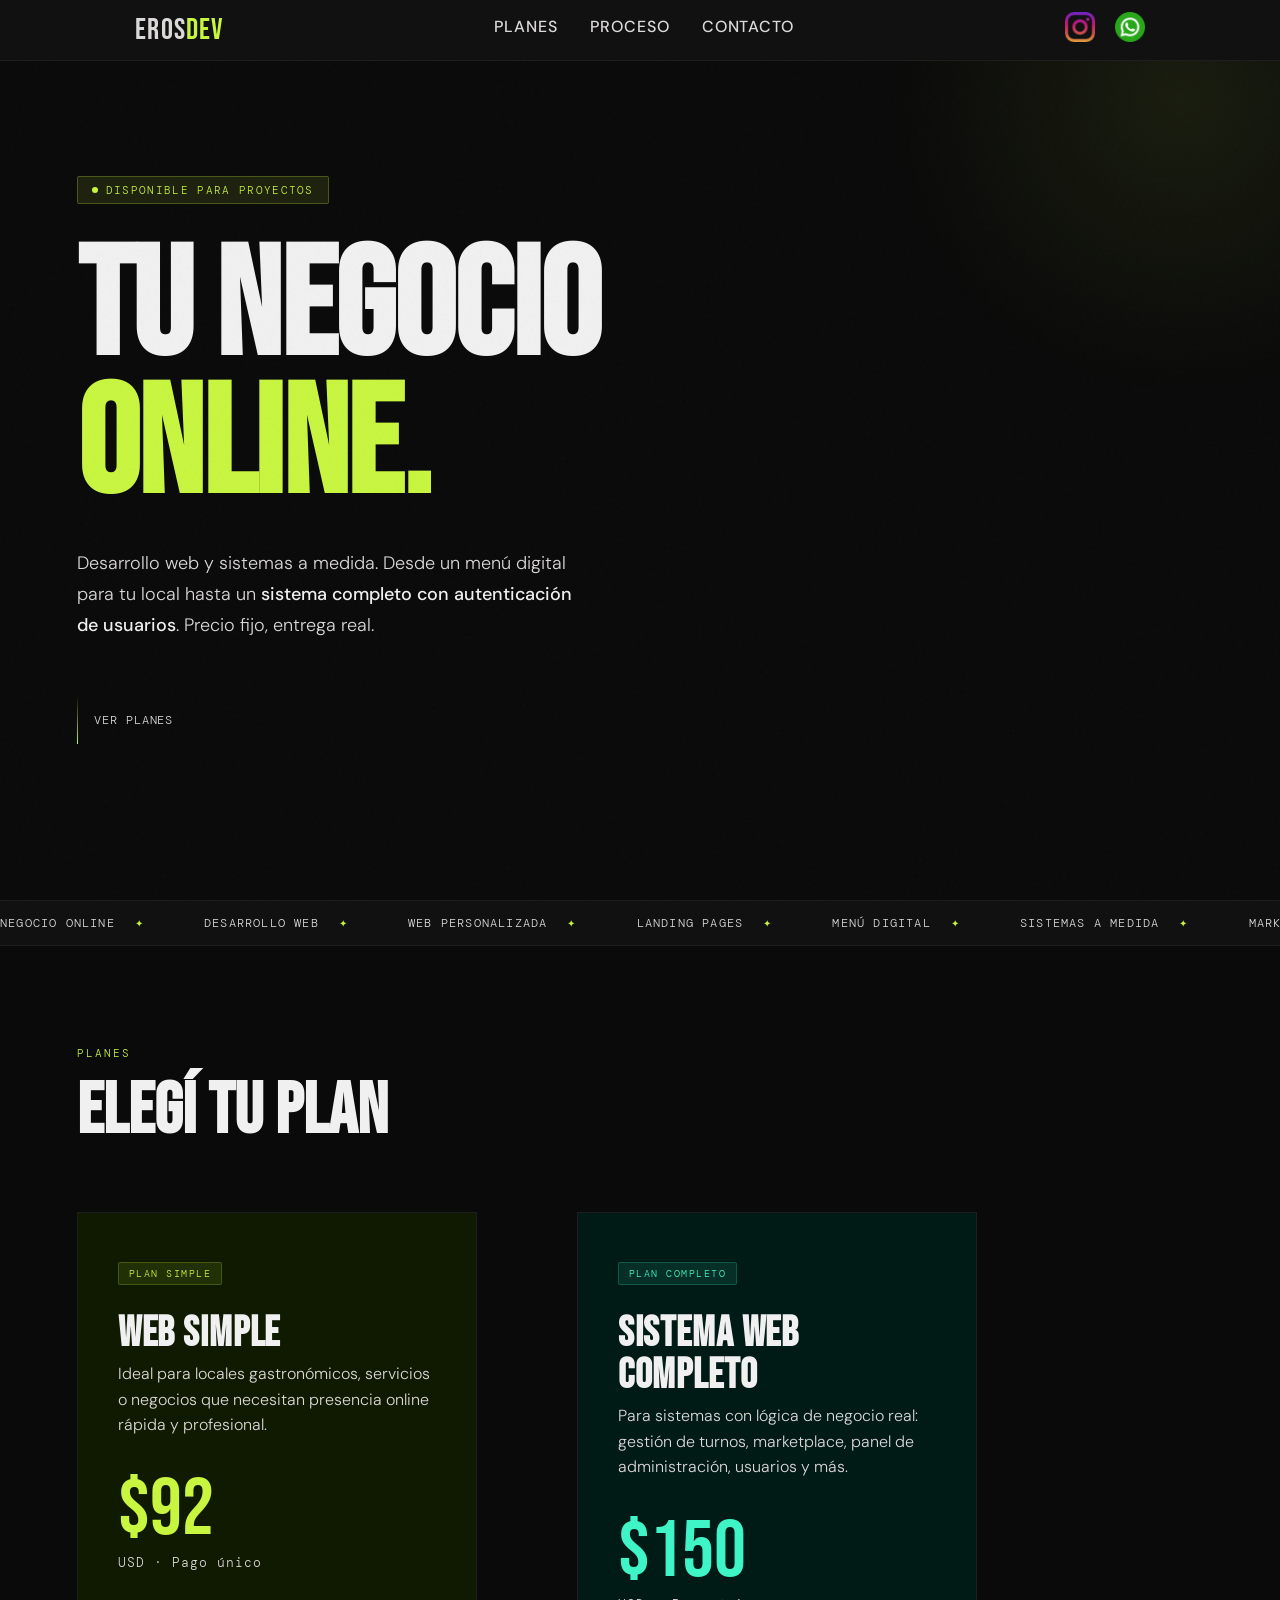
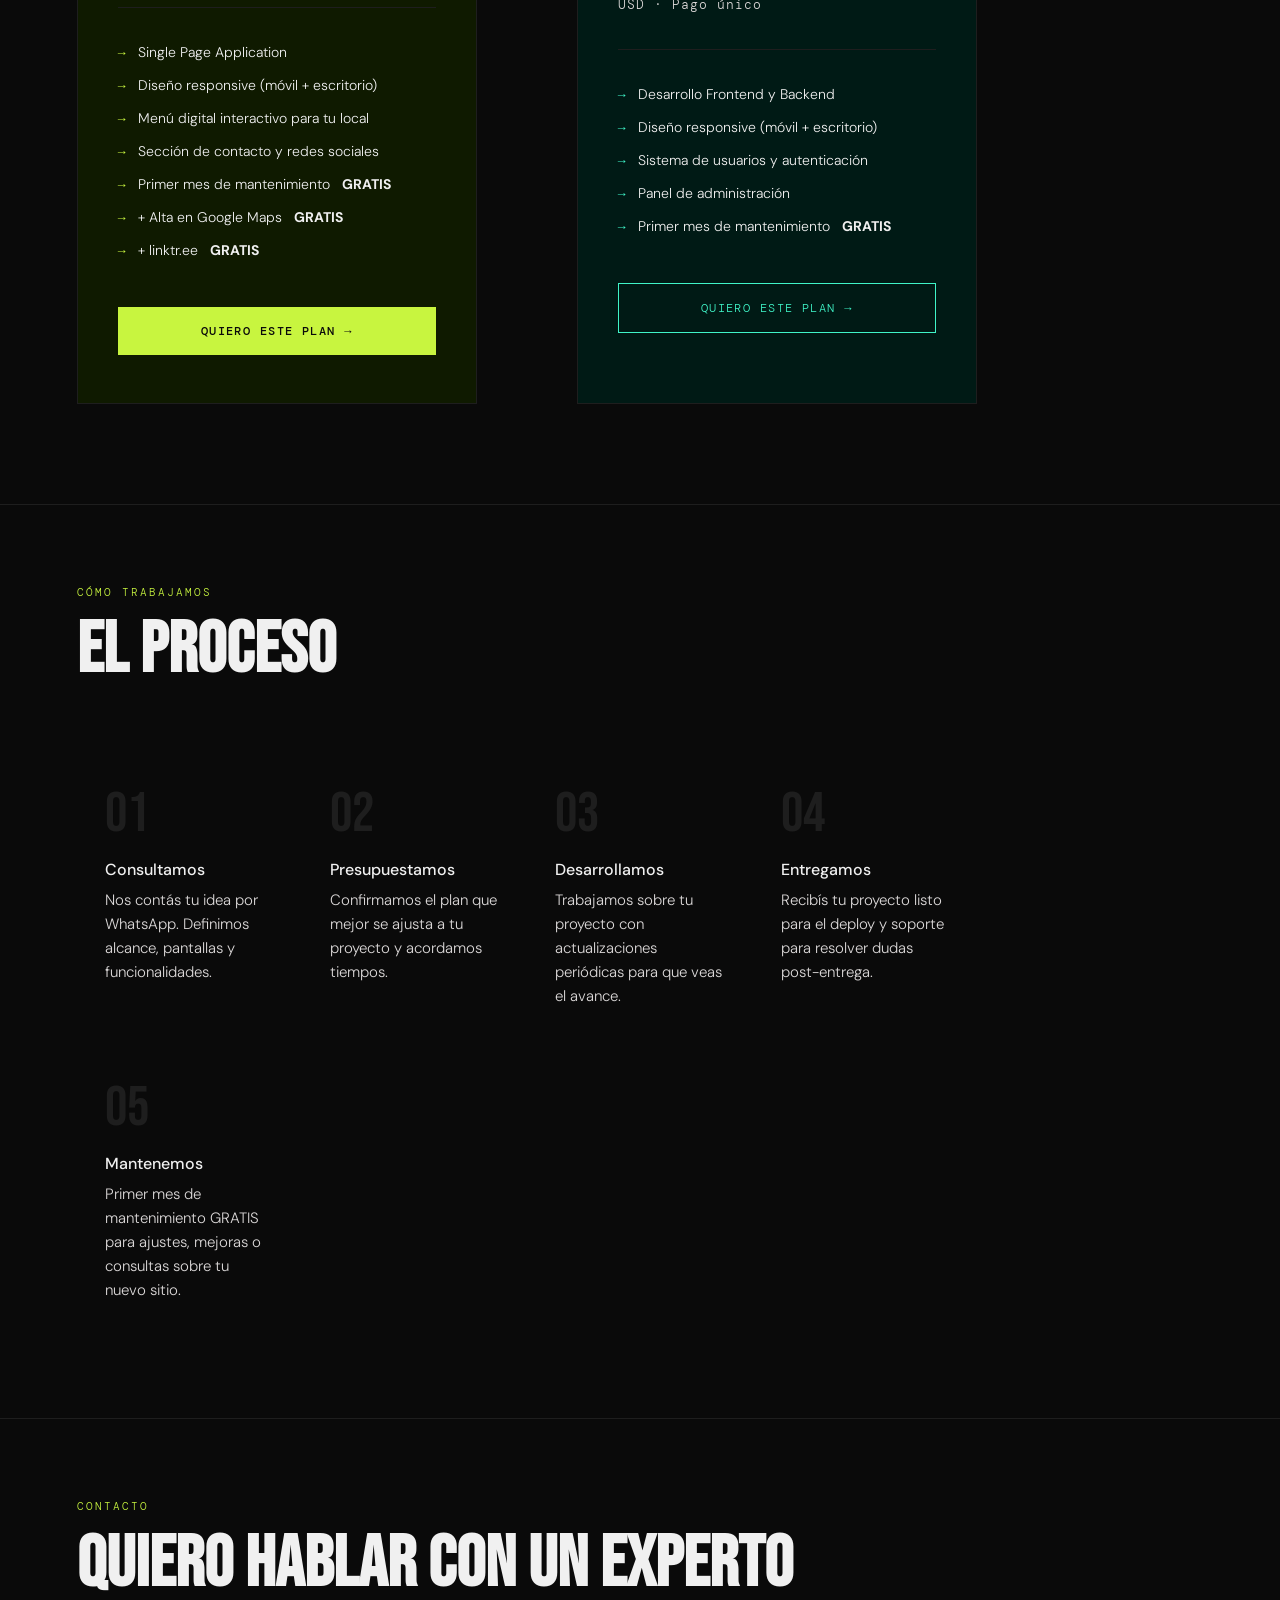
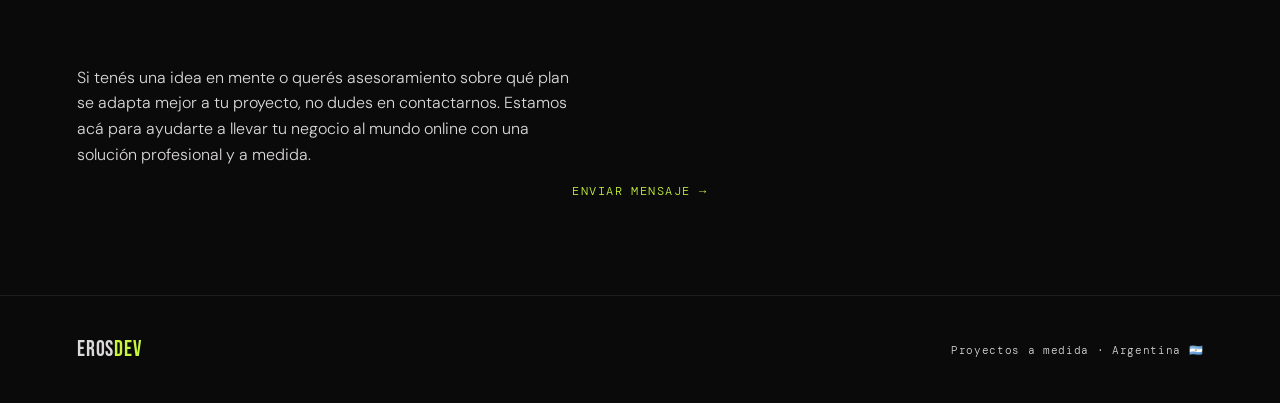
<file: index.html>
<!DOCTYPE html>
<html lang="es">
<head>
<meta charset="UTF-8">
<meta name="viewport" content="width=device-width, initial-scale=1.0">
<title>ErosDev TU NEGOCIO ONLINE</title>
<link href="https://fonts.googleapis.com/css2?family=Bebas+Neue&family=DM+Sans:wght@300;400;500&family=DM+Mono:wght@400;500&display=swap" rel="stylesheet">
<link rel="stylesheet" href="style.css">
<link rel="icon" href="favicon.png">
</head>
<body>

<!-- MENU -->
<div class="menu-wrap">
  <a href="#hero" class="menu-brand" >
  <div class="menu-brand">Eros<span>Dev</span></div>
  </a>
  <div class="menu">
    <a href="#planes" class="menu-item">Planes</a>
    <a href="#proceso" class="menu-item">Proceso</a>
    <a href="#contacto" class="menu-item">Contacto</a>
  </div>
  <div class ="menu-socials">
    <a class="menu-social" href="https://www.instagram.com/erosdev.arg/?utm_source=ig_web_button_share_sheet" target="_blank" rel="noopener">
      <img src="instagram.png" alt="instragram">
    </a>
    <a class="menu-social" href="https://wa.me/541128666809?text=Hola%2C%20quiero%20más%20información%20sobre%20los%20planes.%20%C2%BFPodemos%20hablar%3F" target="_blank" rel="noopener">
      <img src="whatsapp.png" alt="WhatsApp">
    </a>
  </div>
</div>

<!-- HERO -->
<section class="hero" id="hero">
  <p class="badge fade-in">Disponible para proyectos</p>
  <h1 class="fade-in">
    Tu negocio
    <span>online.</span>
  </h1>
  <p class="hero-sub fade-in">
    Desarrollo web y sistemas a medida. Desde un menú digital para tu local
    hasta un <strong>sistema completo con autenticación de usuarios</strong>. Precio fijo, entrega real.
  </p>
  <a class="scroll-cta fade-in" href="#planes" style="text-decoration: none;">Ver planes</a>
</section>

<!-- MARQUEE -->
<div class="marquee-wrap">
  <div class="marquee-track">
    <span class="marquee-item">Negocio Online</span>
    <span class="marquee-item">Desarrollo Web</span>
    <span class="marquee-item">Web Personalizada</span>
    <span class="marquee-item">Landing Pages</span>
    <span class="marquee-item">Menú Digital</span>
    <span class="marquee-item">Sistemas a medida</span>
    <span class="marquee-item">Marketplace</span>
    <span class="marquee-item">Sistema Médico</span>

    <span class="marquee-item">Negocio Online</span>
    <span class="marquee-item">Desarrollo Web</span>
    <span class="marquee-item">Web Personalizada</span>
    <span class="marquee-item">Landing Pages</span>
    <span class="marquee-item">Menú Digital</span>
    <span class="marquee-item">Sistemas a medida</span>
    <span class="marquee-item">Marketplace</span>
    <span class="marquee-item">Sistema Médico</span>
  </div>
</div>

<!-- PLANES -->
<section class="section-planes" id="planes">
  <p class="section-label">Planes</p>
  <h2 class="section-title">Elegí tu plan</h2>

  <div class="plans-grid">

    <!-- PLAN SIMPLE -->
    <div class="plan-card simple">
      <span class="plan-tag">Plan Simple</span>
      <h3 class="plan-name">Web Simple</h3>
      <p class="plan-target">Ideal para locales gastronómicos, servicios o negocios que necesitan presencia online rápida y profesional.</p>
      <div class="plan-price">$92</div>
      <p class="plan-currency">USD · Pago único</p>
      <div class="plan-divider"></div>
      <ul class="plan-features">
        <li>Single Page Application</li>
        <li>Diseño responsive (móvil + escritorio)</li>
        <li>Menú digital interactivo para tu local</li>
        <li>Sección de contacto y redes sociales</li>
        <li>Primer mes de mantenimiento <strong>GRATIS</strong></li>
        <li>+ Alta en Google Maps <strong>GRATIS</strong></li>
        <li>+ linktr.ee <strong>GRATIS</strong></li>
      </ul>
      <a class="plan-cta" href="https://wa.me/541128666809?text=Hola%2C%20me%20interesa%20el%20Plan%20Simple%20%28%2492%20USD%29%20para%20mi%20sitio%20web.%20%C2%BFPodemos%20hablar%3F" target="_blank" rel="noopener">
        Quiero este plan →
      </a>
    </div>

    <!-- PLAN COMPLEJO -->
    <div class="plan-card complex">
      <span class="plan-tag">Plan Completo</span>
      <h3 class="plan-name">Sistema Web Completo</h3>
      <p class="plan-target">Para sistemas con lógica de negocio real: gestión de turnos, marketplace, panel de administración, usuarios y más.</p>
      <div class="plan-price">$150</div>
      <p class="plan-currency">USD · Pago único</p>
      <div class="plan-divider"></div>
      <ul class="plan-features">
        <li>Desarrollo Frontend y Backend</li>
        <li>Diseño responsive (móvil + escritorio)</li>
        <li>Sistema de usuarios y autenticación</li>
        <li>Panel de administración</li>
        <li>Primer mes de mantenimiento <strong>GRATIS</strong></li>
      </ul>
      <a class="plan-cta" href="https://wa.me/541128666809?text=Hola%2C%20me%20interesa%20el%20Plan%20Complejo%20%28%24150%20USD%29%20para%20mi%20sitio%20web.%20%20%C2%BFPodemos%20hablar%3F" target="_blank" rel="noopener">
        Quiero este plan →
      </a>
    </div>

  </div>
</section>

<!-- PROCESO -->
<section class="section-proceso" id="proceso">
  <p class="section-label">Cómo trabajamos</p>
  <h2 class="section-title">El proceso</h2>

  <div class="steps">
    <div class="step">
      <div class="step-num">01</div>
      <p class="step-title">Consultamos</p>
      <p class="step-desc">Nos contás tu idea por WhatsApp. Definimos alcance, pantallas y funcionalidades.</p>
    </div>
    <div class="step">
      <div class="step-num">02</div>
      <p class="step-title">Presupuestamos</p>
      <p class="step-desc">Confirmamos el plan que mejor se ajusta a tu proyecto y acordamos tiempos.</p>
    </div>
    <div class="step">
      <div class="step-num">03</div>
      <p class="step-title">Desarrollamos</p>
      <p class="step-desc">Trabajamos sobre tu proyecto con actualizaciones periódicas para que veas el avance.</p>
    </div>
    <div class="step">
      <div class="step-num">04</div>
      <p class="step-title">Entregamos</p>
      <p class="step-desc">Recibís tu proyecto listo para el deploy y soporte para resolver dudas post-entrega.</p>
    </div>
    <div class="step">
      <div class="step-num">05</div>
      <p class="step-title">Mantenemos</p>
      <p class="step-desc">Primer mes de mantenimiento GRATIS para ajustes, mejoras o consultas sobre tu nuevo sitio.</p>
    </div>
  </div>
</section>

<!-- CONTACTO -->
<section class="section-contacto" id="contacto">
  <p class="section-label">Contacto</p>
  <h2 class="section-title">Quiero hablar con un experto</h2>
  <p class="section-contacto-desc">
    Si tenés una idea en mente o querés asesoramiento sobre qué plan se adapta mejor a tu proyecto, no dudes en contactarnos. Estamos acá para ayudarte a llevar tu negocio al mundo online con una solución profesional y a medida.
  </p>
  <a class="plan-cta" href="https://wa.me/541128666809?text=Hola%2C%20quiero%20más%20información%20sobre%20los%20planes.%20%C2%BFPodemos%20hablar%3F" target="_blank" rel="noopener">
    Enviar mensaje →
  </a>
</section>

<!-- FOOTER -->
<footer>
  <div class="footer-brand">Eros<span>Dev</span></div>
  <p class="footer-note">Proyectos a medida · Argentina 🇦🇷</p>
</footer>

</body>
</html>
</file>
<file: style.css>
:root {
    --bg: #0a0a0a;
    --surface: #111111;
    --border: #1e1e1e;
    --accent: #c8f53f;
    --accent2: #3ff5c8;
    --text: #f0f0f0;
    --muted: #dbd8d8;
    --card-simple: #0f1a00;
    --card-complex: #001a15;
  }

  *, *::before, *::after { box-sizing: border-box; margin: 0; padding: 0; }

  html { scroll-behavior: smooth; }

  body {
    background: var(--bg);
    color: var(--text);
    font-family: 'DM Sans', sans-serif;
    font-weight: 300;
    overflow-x: hidden;
  }

  /* ── NOISE OVERLAY ── */
  body::before {
    content: '';
    position: fixed;
    inset: 0;
    background-image: url("data:image/svg+xml,%3Csvg viewBox='0 0 256 256' xmlns='http://www.w3.org/2000/svg'%3E%3Cfilter id='n'%3E%3CfeTurbulence type='fractalNoise' baseFrequency='0.9' numOctaves='4' stitchTiles='stitch'/%3E%3C/filter%3E%3Crect width='100%25' height='100%25' filter='url(%23n)' opacity='0.04'/%3E%3C/svg%3E");
    pointer-events: none;
    z-index: 9999;
    opacity: 0.5;
  }

  /* ── HERO ── */
  .hero {
    min-height: 100vh;
    display: flex;
    flex-direction: column;
    justify-content: center;
    padding: 80px 6vw 60px;
    position: relative;
    overflow: hidden;
  }

  .hero::after {
    content: '';
    position: absolute;
    top: -200px;
    right: -200px;
    width: 600px;
    height: 600px;
    background: radial-gradient(circle, rgba(200,245,63,0.08) 0%, transparent 70%);
    pointer-events: none;
  }

  .badge {
    display: inline-flex;
    align-items: center;
    gap: 8px;
    background: rgba(200,245,63,0.1);
    border: 1px solid rgba(200,245,63,0.25);
    color: var(--accent);
    font-family: 'DM Mono', monospace;
    font-size: 11px;
    letter-spacing: 0.12em;
    padding: 6px 14px;
    border-radius: 2px;
    text-transform: uppercase;
    margin-bottom: 36px;
    width: fit-content;
  }

  .badge::before {
    content: '';
    width: 6px;
    height: 6px;
    background: var(--accent);
    border-radius: 50%;
    animation: pulse 2s ease-in-out infinite;
  }

  @keyframes pulse {
    0%, 100% { opacity: 1; transform: scale(1); }
    50% { opacity: 0.4; transform: scale(0.8); }
  }

  h1 {
    font-family: 'Bebas Neue', sans-serif;
    font-size: clamp(64px, 12vw, 160px);
    line-height: 0.9;
    letter-spacing: -0.01em;
    margin-bottom: 32px;
    color: var(--text);
  }

  h1 span {
    color: var(--accent);
    display: block;
  }

  .hero-sub {
    font-size: clamp(15px, 2vw, 18px);
    color: var(--muted);
    max-width: 520px;
    line-height: 1.7;
    margin-bottom: 56px;
  }

  .hero-sub strong {
    color: var(--text);
    font-weight: 500;
  }

  .scroll-cta {
    display: flex;
    align-items: center;
    gap: 16px;
    color: var(--muted);
    font-family: 'DM Mono', monospace;
    font-size: 12px;
    letter-spacing: 0.08em;
    text-transform: uppercase;
    animation: bounce 2s ease-in-out infinite;
  }

  .scroll-cta::before {
    content: '';
    width: 1px;
    height: 48px;
    background: linear-gradient(to bottom, transparent, var(--accent));
  }

  @keyframes bounce {
    0%, 100% { transform: translateY(0); }
    50% { transform: translateY(6px); }
  }

  /* ── MARQUEE ── */
  .marquee-wrap {
    border-top: 1px solid var(--border);
    border-bottom: 1px solid var(--border);
    overflow: hidden;
    padding: 14px 0;
    background: var(--surface);
  }

  .marquee-track {
    display: flex;
    gap: 60px;
    animation: marquee 18s linear infinite;
    white-space: nowrap;
    width: max-content;
  }

  .marquee-item {
    font-family: 'DM Mono', monospace;
    font-size: 12px;
    color: var(--muted);
    letter-spacing: 0.1em;
    text-transform: uppercase;
    display: flex;
    align-items: center;
    gap: 20px;
  }

  .marquee-item::after {
    content: '✦';
    color: var(--accent);
    font-size: 10px;
  }

  @keyframes marquee {
    0% { transform: translateX(0); }
    100% { transform: translateX(-50%); }
  }

  /* ── PLANES ── */
  .section-planes {
    padding: 100px 6vw;
  }

  .section-label {
    font-family: 'DM Mono', monospace;
    font-size: 11px;
    letter-spacing: 0.18em;
    text-transform: uppercase;
    color: var(--accent);
    margin-bottom: 16px;
  }

  .section-title {
    font-family: 'Bebas Neue', sans-serif;
    font-size: clamp(36px, 6vw, 72px);
    line-height: 1;
    margin-bottom: 64px;
    color: var(--text);
  }

  .plans-grid {
    display: grid;
    grid-template-columns: repeat(auto-fit, minmax(320px, 1fr));
    gap: 100px;
    max-width: 900px;

  }

  .plan-card {
    background: var(--surface);
    border: 1px solid var(--border);
    padding: 48px 40px;
    position: relative;
    overflow: hidden;
    transition: transform 0.3s ease, border-color 0.3s ease;
    cursor: default;
  }

  .plan-card::before {
    content: '';
    position: absolute;
    inset: 0;
    opacity: 0;
    transition: opacity 0.4s ease;
    pointer-events: none;
  }

  .plan-card.simple {
    background: var(--card-simple);
  }

  .plan-card.simple::before {
    background: radial-gradient(ellipse at top left, rgba(200,245,63,0.06) 0%, transparent 60%);
  }

  .plan-card.complex {
    background: var(--card-complex);
  }

  .plan-card.complex::before {
    background: radial-gradient(ellipse at top right, rgba(63,245,200,0.06) 0%, transparent 60%);
  }

  .plan-card:hover {
    transform: translateY(-4px);
    border-color: rgba(255,255,255,0.1);
  }

  .plan-card:hover::before {
    opacity: 1;
  }

  .plan-tag {
    font-family: 'DM Mono', monospace;
    font-size: 10px;
    letter-spacing: 0.15em;
    text-transform: uppercase;
    padding: 4px 10px;
    border-radius: 2px;
    display: inline-block;
    margin-bottom: 28px;
  }

  .simple .plan-tag {
    background: rgba(200,245,63,0.1);
    color: var(--accent);
    border: 1px solid rgba(200,245,63,0.2);
  }

  .complex .plan-tag {
    background: rgba(63,245,200,0.1);
    color: var(--accent2);
    border: 1px solid rgba(63,245,200,0.2);
  }

  .plan-name {
    font-family: 'Bebas Neue', sans-serif;
    font-size: 42px;
    letter-spacing: 0.02em;
    margin-bottom: 6px;
    line-height: 1;
  }

  .plan-target {
    color: var(--muted);
    font-size: 16px;
    margin-bottom: 32px;
    line-height: 1.6;
  }

  .plan-price {
    font-family: 'Bebas Neue', sans-serif;
    font-size: 80px;
    line-height: 1;
    margin-bottom: 4px;
  }

  .simple .plan-price { color: var(--accent); }
  .complex .plan-price { color: var(--accent2); }

  .plan-currency {
    font-family: 'DM Mono', monospace;
    font-size: 13px;
    color: var(--muted);
    margin-bottom: 36px;
    letter-spacing: 0.08em;
  }

  .plan-divider {
    height: 1px;
    background: var(--border);
    margin-bottom: 28px;
  }

  .plan-features {
    list-style: none;
    margin-bottom: 40px;
  }

  .plan-features li {
    display: flex;
    align-items: flex-start;
    gap: 12px;
    font-size: 14px;
    color: var(--text);
    line-height: 1.5;
    padding: 6px 0;
  }

  .plan-features li::before {
    content: '→';
    font-family: 'DM Mono', monospace;
    font-size: 13px;
    flex-shrink: 0;
    margin-top: 1px;
  }

  .simple .plan-features li::before { color: var(--accent); }
  .complex .plan-features li::before { color: var(--accent2); }

  .plan-cta {
    display: block;
    width: 100%;
    padding: 16px 24px;
    border: none;
    font-family: 'DM Mono', monospace;
    font-size: 12px;
    letter-spacing: 0.12em;
    text-transform: uppercase;
    text-decoration: none;
    text-align: center;
    cursor: pointer;
    transition: all 0.25s ease;
    position: relative;
    overflow: hidden;
  }

  .plan-cta::after {
    content: '';
    position: absolute;
    inset: 0;
    background: rgba(255,255,255,0.08);
    transform: translateX(-100%);
    transition: transform 0.3s ease;
  }

  .plan-cta:hover::after {
    transform: translateX(0);
  }

  .simple .plan-cta {
    background: var(--accent);
    color: #0a0a0a;
    font-weight: 500;
  }

  .simple .plan-cta:hover {
    background: #d8ff50;
  }

  .complex .plan-cta {
    background: transparent;
    color: var(--accent2);
    border: 1px solid var(--accent2);
  }

  .complex .plan-cta:hover {
    background: rgba(63,245,200,0.08);
  }

  /* ── PROCESO ── */
  .section-proceso {
    padding: 80px 6vw;
    border-top: 1px solid var(--border);
  }

  .steps {
    display: grid;
    grid-template-columns: repeat(auto-fit, minmax(200px, 1fr));
    gap: 1px;
    /* background: var(--border); */
    max-width: 900px;
    margin-top: 48px;
  }

  .step {
    background: var(--bg);
    padding: 36px 28px;
    position: relative;
  }

  .step-num {
    font-family: 'Bebas Neue', sans-serif;
    font-size: 56px;
    color: var(--border);
    line-height: 1;
    margin-bottom: 16px;
    transition: color 0.3s;
  }

  .step:hover .step-num {
    color: rgba(200,245,63,0.15);
  }

  .step-title {
    font-size: 16px;
    font-weight: 500;
    color: var(--text);
    margin-bottom: 8px;
  }

  .step-desc {
    font-size: 15px;
    color: var(--muted);
    line-height: 1.6;
  }

  /* ── FOOTER ── */
  footer {
    border-top: 1px solid var(--border);
    padding: 40px 6vw;
    display: flex;
    align-items: center;
    justify-content: space-between;
    flex-wrap: wrap;
    gap: 16px;
  }

  .footer-brand {
    font-family: 'Bebas Neue', sans-serif;
    font-size: 22px;
    letter-spacing: 0.04em;
    color: var(--muted);
  }

  .footer-brand span {
    color: var(--accent);
  }

  

  .footer-note {
    font-family: 'DM Mono', monospace;
    font-size: 11px;
    color: var(--muted);
    letter-spacing: 0.06em;
  }

  /* ── ANIMATIONS ON LOAD ── */
  .fade-in {
    opacity: 0;
    transform: translateY(20px);
    animation: fadeIn 0.7s ease forwards;
  }

  .fade-in:nth-child(1) { animation-delay: 0.1s; }
  .fade-in:nth-child(2) { animation-delay: 0.25s; }
  .fade-in:nth-child(3) { animation-delay: 0.4s; }
  .fade-in:nth-child(4) { animation-delay: 0.55s; }

  @keyframes fadeIn {
    to { opacity: 1; transform: translateY(0); }
  }

  .plan-card {
    opacity: 0;
    transform: translateY(30px);
    animation: fadeIn 0.7s ease forwards;
  }

  .plan-card.simple { animation-delay: 0.2s; }
  .plan-card.complex { animation-delay: 0.4s; }

  @media (max-width: 600px) {
    .plans-grid { grid-template-columns: 1fr; gap: 80px; }
    .plan-price { font-size: 64px; }
    h1 { font-size: 72px; }
    footer { flex-direction: column; }
  }

  /* ── MENU ── */
  .menu-wrap {
    position: fixed;
    top: 0;
    left: 0;
    width: 100%;
    background: var(--surface);
    border-bottom: 1px solid var(--border);
    z-index: 10000;
    display: flex;
    justify-content: space-around;
    padding: 12px 0;
  }

  .menu-brand {
    font-family: 'Bebas Neue', sans-serif;
    font-size: 30px;
    text-decoration: none;
    letter-spacing: 0.04em;
    color: var(--muted);
  }

  .menu-brand span {
    color: var(--accent);
  }

  .menu {
    display: flex;
    gap: 32px;
    font-size: 16px;
    font-weight: 500;
    text-transform: uppercase;
    letter-spacing: 0.06em;
    color: var(--muted);
  }

  
  @media (max-width: 900px) {
    .menu { display: none; }
  }

  .menu-item {
    position: relative;
    padding: 4px 0;
    transition: color 0.3s;
    text-decoration: none;
    color: var(--muted);
  }

  .menu-socials {
    display: flex;
    gap: 20px;
  }

  .menu-social img {
    width: 30px;
    transition: filter 0.3s;
  }

  .menu-social:hover img {
    filter: brightness(1.2);
  }

  /* ── CONTACTO ── */

  .section-contacto {
    padding: 80px 6vw;
    border-top: 1px solid var(--border);
  }

  .section-contacto-desc {
    font-size: 16px;
    color: var(--muted);
    line-height: 1.6;
    margin-top: 20px;
    max-width: 500px;
  }

  .section-contacto a {
    color: var(--accent);
    text-decoration: none;
  }

  .section-contacto a:hover {
    text-decoration: underline;
  }

  .section-contacto a:active {
    color: var(--accent2);
  }

  .section-contacto form {
    margin-top: 32px;
    display: flex;
    flex-direction: column;
    gap: 16px;
    max-width: 500px;
  }

  .section-contacto input, .section-contacto textarea {
    padding: 12px;
    border: 1px solid var(--border);
    background: var(--surface);
    color: var(--text);
    font-family: 'DM Sans', sans-serif;
    font-size: 14px;
    transition: border-color 0.3s;
  }

  .section-contacto input:focus, .section-contacto textarea:focus {
    outline: none;
    border-color: var(--accent);
  }

  .section-contacto input::placeholder, .section-contacto textarea::placeholder {
    color: var(--muted);
  }

  .section-contacto textarea {
    resize: none;
  }

  .section-contacto button {
    padding: 12px 24px;
    border: none;
    font-family: 'DM Mono', monospace;
    font-size: 12px;
    letter-spacing: 0.12em;
    text-transform: uppercase;
    color: var(--text);
    background: var(--surface);
    border: 1px solid var(--border);
    transition: background 0.3s, color 0.3s;
  }

  .section-contacto button:hover {
    background: var(--accent);
    color: #0a0a0a;
  }

  .section-contacto button:active {
    background: var(--accent2);
    color: #0a0a0a;
  }

  /* ── RESPONSIVE ── */
  @media (max-width: 600px) {
    .section-contacto {
      padding: 40px 6vw;
    }
  }
</file>
